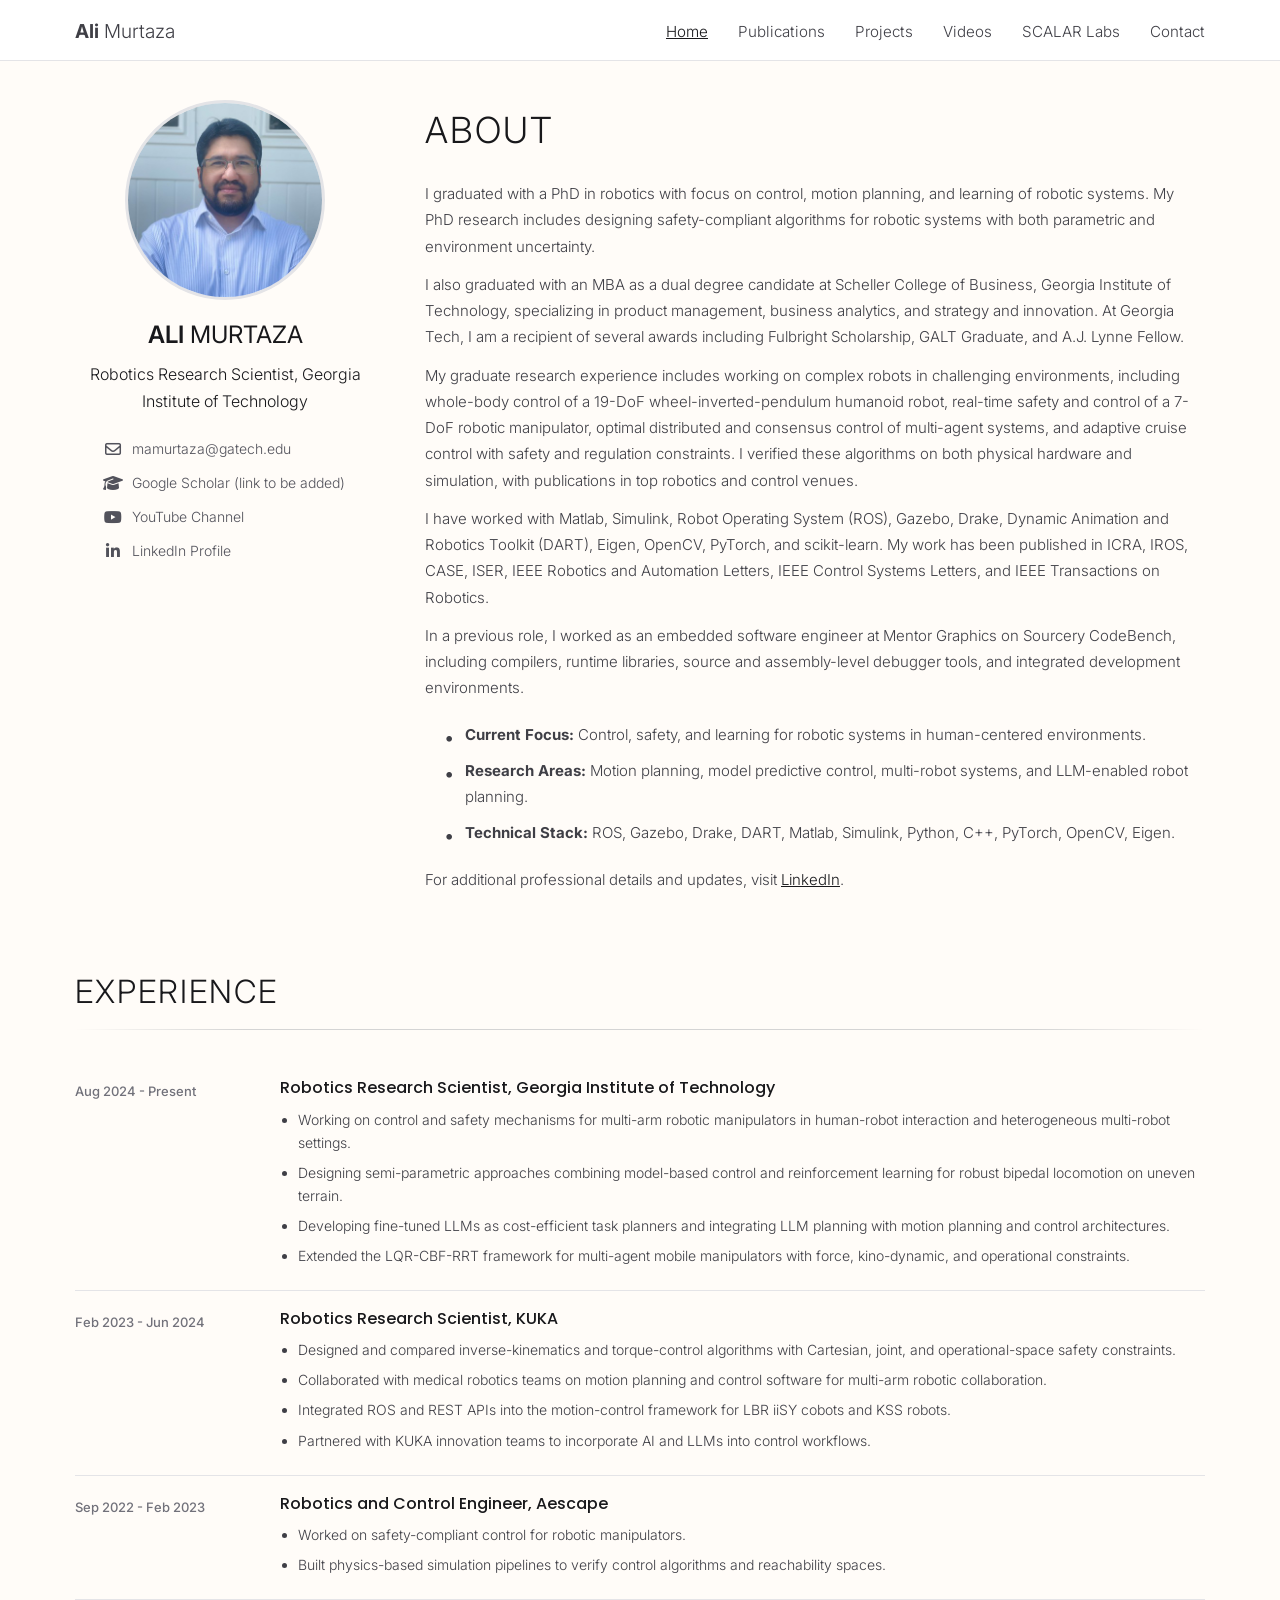
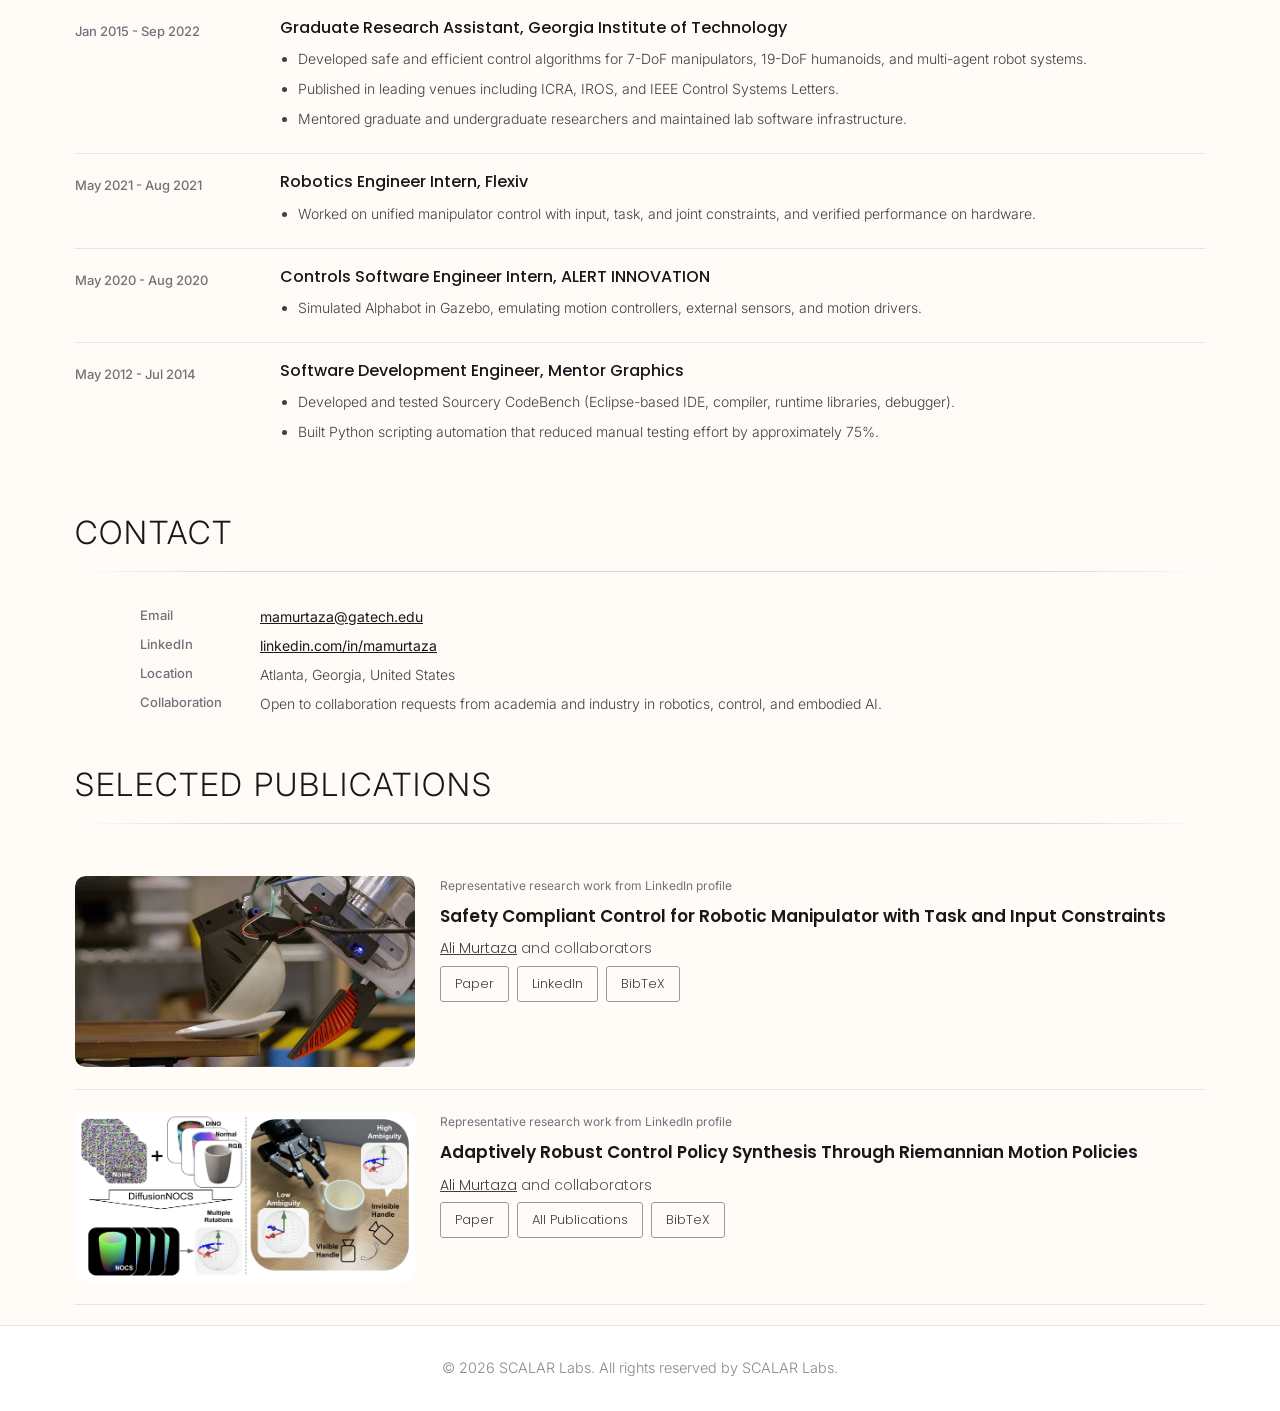
<file: index.html>
﻿<!DOCTYPE html>
<html lang="en">

<head>
    <meta charset="UTF-8">
    <meta name="viewport" content="width=device-width, initial-scale=1.0">
    <meta name="description" content="Dr. Ali Murtaza - Robotics Research Scientist working on control, motion planning, safety, and learning for robotic systems.">
    <title>Dr. Ali Murtaza</title>
    <link rel="preconnect" href="https://fonts.googleapis.com">
    <link rel="preconnect" href="https://fonts.gstatic.com" crossorigin>
    <link href="https://fonts.googleapis.com/css2?family=Inter:wght@300;400;500;600;700&family=Poppins:wght@400;500;600;700&display=swap" rel="stylesheet">
    <link rel="stylesheet" href="https://cdnjs.cloudflare.com/ajax/libs/font-awesome/6.5.0/css/all.min.css">
    <link rel="stylesheet" href="css/styles.css">
    <link rel="icon" href="images/zi_icon.png" type="image/png">
</head>

<body>
    <div class="vignette"></div>

    <nav class="navbar">
        <div class="nav-brand">
            <a href="./"><span>Ali</span> Murtaza</a>
        </div>
        <ul class="nav-links">
            <li><a href="./" class="active">Home</a></li>
            <li><a href="publications/">Publications</a></li>
            <li><a href="projects/">Projects</a></li>
            <li><a href="videos/">Videos</a></li>
            <li><a href="lab/">SCALAR Labs</a></li>
            <li><a href="./#contact">Contact</a></li>
        </ul>
    </nav>

    <section class="hero" id="about">
        <div class="container">
            <div class="hero-content">
                <div class="hero-left">
                    <div class="profile-image">
                        <img src="images/AliMurtaza.jpg" alt="Dr. Ali Murtaza">
                    </div>
                    <p class="hero-name"><span>ALI</span> MURTAZA</p>
                    <p class="hero-title">Robotics Research Scientist, Georgia Institute of Technology</p>
                    <div class="social-icon-links">
                        <div class="social-icons">
                            <a href="mailto:mamurtaza@gatech.edu" title="Email"><i class="fa-regular fa-envelope"></i></a>
                            <a href="#" title="Google Scholar"><i class="fa-solid fa-graduation-cap"></i></a>
                            <a href="https://www.youtube.com/channel/UC4pb9Va46AHKe_AYEpTyLGQ" title="YouTube" target="_blank" rel="noopener noreferrer"><i class="fa-brands fa-youtube"></i></a>
                            <a href="https://www.linkedin.com/in/mamurtaza/" title="LinkedIn" target="_blank" rel="noopener noreferrer"><i class="fa-brands fa-linkedin-in"></i></a>
                        </div>
                        <div class="social-labels">
                            <a href="mailto:mamurtaza@gatech.edu">mamurtaza@gatech.edu</a>
                            <a href="#" target="_blank">Google Scholar (link to be added)</a>
                            <a href="https://www.youtube.com/channel/UC4pb9Va46AHKe_AYEpTyLGQ" target="_blank" rel="noopener noreferrer">YouTube Channel</a>
                            <a href="https://www.linkedin.com/in/mamurtaza/" target="_blank" rel="noopener noreferrer">LinkedIn Profile</a>
                        </div>
                    </div>
                </div>
                <div class="hero-right">
                    <h2>About</h2>
                    <div class="about-content">
                        <p>I graduated with a PhD in robotics with focus on control, motion planning, and learning of robotic systems. My PhD research includes designing safety-compliant algorithms for robotic systems with both parametric and environment uncertainty.</p>
                        <p>I also graduated with an MBA as a dual degree candidate at Scheller College of Business, Georgia Institute of Technology, specializing in product management, business analytics, and strategy and innovation. At Georgia Tech, I am a recipient of several awards including Fulbright Scholarship, GALT Graduate, and A.J. Lynne Fellow.</p>
                        <p>My graduate research experience includes working on complex robots in challenging environments, including whole-body control of a 19-DoF wheel-inverted-pendulum humanoid robot, real-time safety and control of a 7-DoF robotic manipulator, optimal distributed and consensus control of multi-agent systems, and adaptive cruise control with safety and regulation constraints. I verified these algorithms on both physical hardware and simulation, with publications in top robotics and control venues.</p>
                        <p>I have worked with Matlab, Simulink, Robot Operating System (ROS), Gazebo, Drake, Dynamic Animation and Robotics Toolkit (DART), Eigen, OpenCV, PyTorch, and scikit-learn. My work has been published in ICRA, IROS, CASE, ISER, IEEE Robotics and Automation Letters, IEEE Control Systems Letters, and IEEE Transactions on Robotics.</p>
                        <p>In a previous role, I worked as an embedded software engineer at Mentor Graphics on Sourcery CodeBench, including compilers, runtime libraries, source and assembly-level debugger tools, and integrated development environments.</p>
                        <ul class="research-topics">
                            <li><strong>Current Focus:</strong> Control, safety, and learning for robotic systems in human-centered environments.</li>
                            <li><strong>Research Areas:</strong> Motion planning, model predictive control, multi-robot systems, and LLM-enabled robot planning.</li>
                            <li><strong>Technical Stack:</strong> ROS, Gazebo, Drake, DART, Matlab, Simulink, Python, C++, PyTorch, OpenCV, Eigen.</li>
                        </ul>
                        <p>For additional professional details and updates, visit <a href="https://www.linkedin.com/in/mamurtaza/" target="_blank" rel="noopener noreferrer">LinkedIn</a>.</p>
                    </div>
                </div>
            </div>
        </div>
    </section>

    <section class="experience-section" id="experience">
        <div class="container">
            <h2>Experience</h2>
            <div class="experience-list">
                <article class="experience-card">
                    <div class="experience-period">Aug 2024 - Present</div>
                    <div class="experience-content">
                        <h3>Robotics Research Scientist, Georgia Institute of Technology</h3>
                        <ul>
                            <li>Working on control and safety mechanisms for multi-arm robotic manipulators in human-robot interaction and heterogeneous multi-robot settings.</li>
                            <li>Designing semi-parametric approaches combining model-based control and reinforcement learning for robust bipedal locomotion on uneven terrain.</li>
                            <li>Developing fine-tuned LLMs as cost-efficient task planners and integrating LLM planning with motion planning and control architectures.</li>
                            <li>Extended the LQR-CBF-RRT framework for multi-agent mobile manipulators with force, kino-dynamic, and operational constraints.</li>
                        </ul>
                    </div>
                </article>

                <article class="experience-card">
                    <div class="experience-period">Feb 2023 - Jun 2024</div>
                    <div class="experience-content">
                        <h3>Robotics Research Scientist, KUKA</h3>
                        <ul>
                            <li>Designed and compared inverse-kinematics and torque-control algorithms with Cartesian, joint, and operational-space safety constraints.</li>
                            <li>Collaborated with medical robotics teams on motion planning and control software for multi-arm robotic collaboration.</li>
                            <li>Integrated ROS and REST APIs into the motion-control framework for LBR iiSY cobots and KSS robots.</li>
                            <li>Partnered with KUKA innovation teams to incorporate AI and LLMs into control workflows.</li>
                        </ul>
                    </div>
                </article>

                <article class="experience-card">
                    <div class="experience-period">Sep 2022 - Feb 2023</div>
                    <div class="experience-content">
                        <h3>Robotics and Control Engineer, Aescape</h3>
                        <ul>
                            <li>Worked on safety-compliant control for robotic manipulators.</li>
                            <li>Built physics-based simulation pipelines to verify control algorithms and reachability spaces.</li>
                        </ul>
                    </div>
                </article>

                <article class="experience-card">
                    <div class="experience-period">Jan 2015 - Sep 2022</div>
                    <div class="experience-content">
                        <h3>Graduate Research Assistant, Georgia Institute of Technology</h3>
                        <ul>
                            <li>Developed safe and efficient control algorithms for 7-DoF manipulators, 19-DoF humanoids, and multi-agent robot systems.</li>
                            <li>Published in leading venues including ICRA, IROS, and IEEE Control Systems Letters.</li>
                            <li>Mentored graduate and undergraduate researchers and maintained lab software infrastructure.</li>
                        </ul>
                    </div>
                </article>

                <article class="experience-card">
                    <div class="experience-period">May 2021 - Aug 2021</div>
                    <div class="experience-content">
                        <h3>Robotics Engineer Intern, Flexiv</h3>
                        <ul>
                            <li>Worked on unified manipulator control with input, task, and joint constraints, and verified performance on hardware.</li>
                        </ul>
                    </div>
                </article>

                <article class="experience-card">
                    <div class="experience-period">May 2020 - Aug 2020</div>
                    <div class="experience-content">
                        <h3>Controls Software Engineer Intern, ALERT INNOVATION</h3>
                        <ul>
                            <li>Simulated Alphabot in Gazebo, emulating motion controllers, external sensors, and motion drivers.</li>
                        </ul>
                    </div>
                </article>

                <article class="experience-card">
                    <div class="experience-period">May 2012 - Jul 2014</div>
                    <div class="experience-content">
                        <h3>Software Development Engineer, Mentor Graphics</h3>
                        <ul>
                            <li>Developed and tested Sourcery CodeBench (Eclipse-based IDE, compiler, runtime libraries, debugger).</li>
                            <li>Built Python scripting automation that reduced manual testing effort by approximately 75%.</li>
                        </ul>
                    </div>
                </article>
            </div>
        </div>
    </section>

    <section class="news-section" id="contact">
        <div class="container">
            <h2>Contact</h2>
            <div class="news-list">
                <div class="news-item"><span class="news-date">Email</span><span class="news-text"><a href="mailto:mamurtaza@gatech.edu">mamurtaza@gatech.edu</a></span></div>
                <div class="news-item"><span class="news-date">LinkedIn</span><span class="news-text"><a href="https://www.linkedin.com/in/mamurtaza/" target="_blank" rel="noopener noreferrer">linkedin.com/in/mamurtaza</a></span></div>
                <div class="news-item"><span class="news-date">Location</span><span class="news-text">Atlanta, Georgia, United States</span></div>
                <div class="news-item"><span class="news-date">Collaboration</span><span class="news-text">Open to collaboration requests from academia and industry in robotics, control, and embodied AI.</span></div>
            </div>
        </div>
    </section>

    <section class="publications-section">
        <div class="container">
            <h2>Selected Publications</h2>
            <div class="publications-list">
                <div class="publication-card">
                    <div class="publication-image">
                        <video data-lazy loop muted playsinline preload="none" poster="videos/posters/lbm_teaser_poster.jpg">
                            <source data-src="videos/lbm_teaser.mp4" type="video/mp4">
                        </video>
                    </div>
                    <div class="publication-content">
                        <div class="venue-header">
                            <p class="venue">Representative research work from LinkedIn profile</p>
                        </div>
                        <h3>Safety Compliant Control for Robotic Manipulator with Task and Input Constraints</h3>
                        <p class="authors"><span class="highlight">Ali Murtaza</span> and collaborators</p>
                        <div class="publication-links">
                            <a href="#" class="btn">Paper</a>
                            <a href="https://www.linkedin.com/in/mamurtaza/" target="_blank" rel="noopener noreferrer" class="btn">LinkedIn</a>
                            <span class="btn btn-bibtex" onclick="toggleBibtex(this)">BibTeX</span>
                        </div>
                        <div class="bibtex-container">
                            <div class="bibtex-box">
                                <button class="bibtex-copy-btn" onclick="copyBibtex(this)">Copy</button>
                                <pre>@misc{murtaza_safety_compliant_control,
  title={Safety Compliant Control for Robotic Manipulator with Task and Input Constraints},
  author={Murtaza, Ali and Collaborators},
  note={Representative work listed on LinkedIn profile: https://www.linkedin.com/in/mamurtaza/}
}</pre>
                            </div>
                        </div>
                    </div>
                </div>

                <div class="publication-card">
                    <div class="publication-image">
                        <img src="images/publications/diffusionnocs_teaser.png" alt="Publication thumbnail">
                    </div>
                    <div class="publication-content">
                        <div class="venue-header">
                            <p class="venue">Representative research work from LinkedIn profile</p>
                        </div>
                        <h3>Adaptively Robust Control Policy Synthesis Through Riemannian Motion Policies</h3>
                        <p class="authors"><span class="highlight">Ali Murtaza</span> and collaborators</p>
                        <div class="publication-links">
                            <a href="#" class="btn">Paper</a>
                            <a href="publications/" class="btn">All Publications</a>
                            <span class="btn btn-bibtex" onclick="toggleBibtex(this)">BibTeX</span>
                        </div>
                        <div class="bibtex-container">
                            <div class="bibtex-box">
                                <button class="bibtex-copy-btn" onclick="copyBibtex(this)">Copy</button>
                                <pre>@misc{murtaza_rmp_robust_control,
  title={Adaptively Robust Control Policy Synthesis Through Riemannian Motion Policies},
  author={Murtaza, Ali and Collaborators},
  note={Representative work listed on LinkedIn profile: https://www.linkedin.com/in/mamurtaza/}
}</pre>
                            </div>
                        </div>
                    </div>
                </div>
            </div>
        </div>
    </section>

    <footer>
        <div class="container">
            <p>&copy; 2026 SCALAR Labs. All rights reserved by SCALAR Labs.</p>
        </div>
    </footer>

    <script>
        function toggleBibtex(button) {
            const container = button.closest('.publication-content').querySelector('.bibtex-container');
            button.classList.toggle('active');
            container.classList.toggle('open');
        }

        function copyBibtex(button) {
            const pre = button.parentElement.querySelector('pre');
            const text = pre.textContent;

            navigator.clipboard.writeText(text).then(() => {
                button.textContent = 'Copied!';
                button.classList.add('copied');
                setTimeout(() => {
                    button.textContent = 'Copy';
                    button.classList.remove('copied');
                }, 2000);
            }).catch(err => {
                console.error('Failed to copy:', err);
            });
        }

        document.addEventListener('DOMContentLoaded', function () {
            const videoObserver = new IntersectionObserver((entries) => {
                entries.forEach(entry => {
                    const video = entry.target;

                    if (entry.isIntersecting) {
                        const source = video.querySelector('source[data-src]');
                        if (source && source.dataset.src) {
                            source.src = source.dataset.src;
                            source.removeAttribute('data-src');
                            video.load();
                        }

                        video.play().catch(() => {
                            return;
                        });
                    } else {
                        video.pause();
                    }
                });
            }, {
                rootMargin: '200px 0px',
                threshold: 0.1
            });

            document.querySelectorAll('video[data-lazy]').forEach(video => {
                videoObserver.observe(video);
            });
        });
    </script>
</body>

</html>
</file>
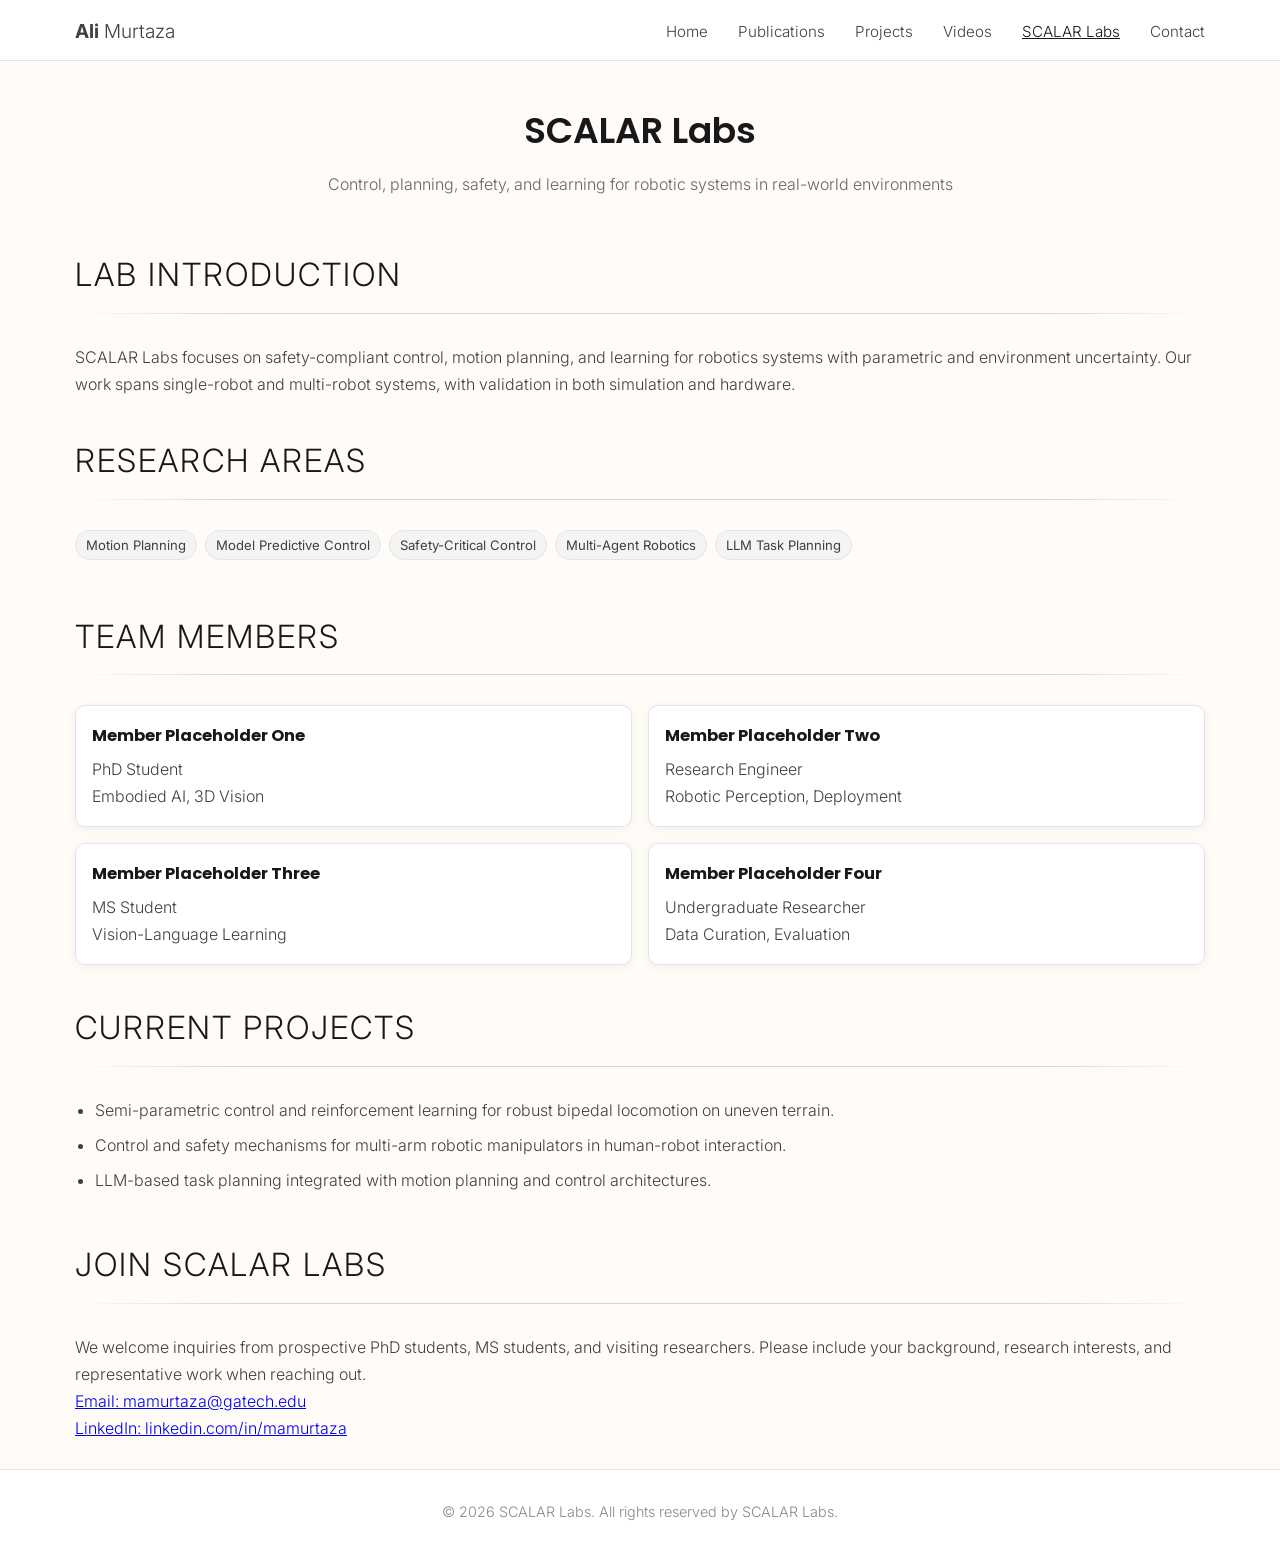
<file: lab/index.html>
<!DOCTYPE html>
<html lang="en">

<head>
    <meta charset="UTF-8">
    <meta name="viewport" content="width=device-width, initial-scale=1.0">
    <meta name="description" content="SCALAR Labs page for Dr. Ali Murtaza.">
    <title>SCALAR Labs - Dr. Ali Murtaza</title>
    <link rel="preconnect" href="https://fonts.googleapis.com">
    <link rel="preconnect" href="https://fonts.gstatic.com" crossorigin>
    <link href="https://fonts.googleapis.com/css2?family=Inter:wght@300;400;500;600;700&family=Poppins:wght@400;500;600;700&display=swap" rel="stylesheet">
    <link rel="stylesheet" href="https://cdnjs.cloudflare.com/ajax/libs/font-awesome/6.5.0/css/all.min.css">
    <link rel="stylesheet" href="../css/styles.css">
</head>

<body>
    <div class="vignette"></div>

    <nav class="navbar">
        <div class="nav-brand">
            <a href="../"><span>Ali</span> Murtaza</a>
        </div>
        <ul class="nav-links">
            <li><a href="../">Home</a></li>
            <li><a href="../publications/">Publications</a></li>
            <li><a href="../projects/">Projects</a></li>
            <li><a href="../videos/">Videos</a></li>
            <li><a href="./" class="active">SCALAR Labs</a></li>
            <li><a href="../#contact">Contact</a></li>
        </ul>
    </nav>

    <section class="publications-page-header">
        <div class="container">
            <h1>SCALAR Labs</h1>
            <p>Control, planning, safety, and learning for robotic systems in real-world environments</p>
        </div>
    </section>

    <section class="lab-section">
        <div class="container">
            <h2>Lab Introduction</h2>
            <p>SCALAR Labs focuses on safety-compliant control, motion planning, and learning for robotics systems with parametric and environment uncertainty. Our work spans single-robot and multi-robot systems, with validation in both simulation and hardware.</p>
        </div>
    </section>

    <section class="lab-section">
        <div class="container">
            <h2>Research Areas</h2>
            <div class="tech-chip-row">
                <span class="tech-chip">Motion Planning</span>
                <span class="tech-chip">Model Predictive Control</span>
                <span class="tech-chip">Safety-Critical Control</span>
                <span class="tech-chip">Multi-Agent Robotics</span>
                <span class="tech-chip">LLM Task Planning</span>
            </div>
        </div>
    </section>

    <section class="lab-section">
        <div class="container">
            <h2>Team Members</h2>
            <div class="team-grid" id="team-grid"></div>
        </div>
    </section>

    <section class="lab-section">
        <div class="container">
            <h2>Current Projects</h2>
            <ul class="simple-list">
                <li>Semi-parametric control and reinforcement learning for robust bipedal locomotion on uneven terrain.</li>
                <li>Control and safety mechanisms for multi-arm robotic manipulators in human-robot interaction.</li>
                <li>LLM-based task planning integrated with motion planning and control architectures.</li>
            </ul>
        </div>
    </section>

    <section class="lab-section">
        <div class="container">
            <h2>Join SCALAR Labs</h2>
            <p>We welcome inquiries from prospective PhD students, MS students, and visiting researchers. Please include your background, research interests, and representative work when reaching out.</p>
            <p><a href="mailto:mamurtaza@gatech.edu">Email: mamurtaza@gatech.edu</a></p>
            <p><a href="https://www.linkedin.com/in/mamurtaza/" target="_blank" rel="noopener noreferrer">LinkedIn: linkedin.com/in/mamurtaza</a></p>
        </div>
    </section>

    <footer>
        <div class="container">
            <p>&copy; 2026 SCALAR Labs. All rights reserved by SCALAR Labs.</p>
        </div>
    </footer>

    <script src="../data/lab-members.js"></script>
    <script>
        const teamRoot = document.getElementById('team-grid');

        window.labMembersData.forEach((member) => {
            teamRoot.insertAdjacentHTML('beforeend', `
                <article class="team-card">
                    <h3>${member.name}</h3>
                    <p class="venue">${member.role}</p>
                    <p>${member.interests}</p>
                </article>
            `);
        });
    </script>
</body>

</html>
</file>
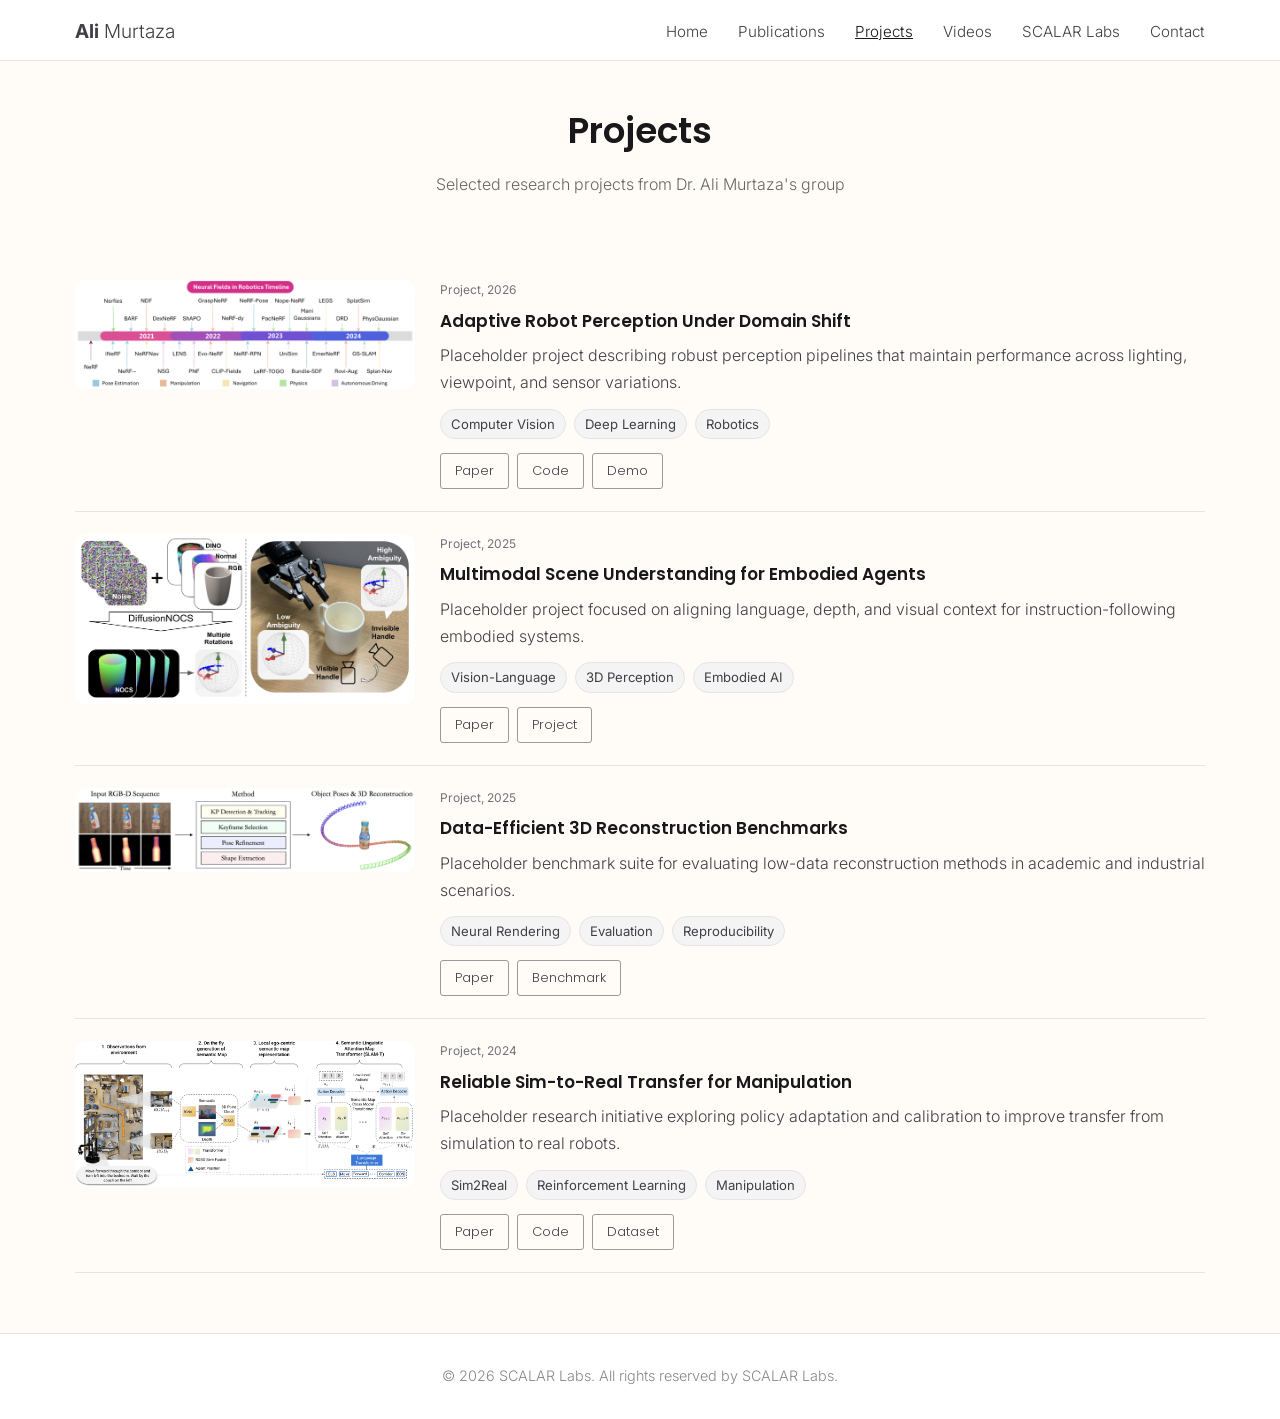
<file: projects/index.html>
<!DOCTYPE html>
<html lang="en">

<head>
    <meta charset="UTF-8">
    <meta name="viewport" content="width=device-width, initial-scale=1.0">
    <meta name="description" content="Projects by Dr. Ali Murtaza.">
    <title>Projects - Dr. Ali Murtaza</title>
    <link rel="preconnect" href="https://fonts.googleapis.com">
    <link rel="preconnect" href="https://fonts.gstatic.com" crossorigin>
    <link href="https://fonts.googleapis.com/css2?family=Inter:wght@300;400;500;600;700&family=Poppins:wght@400;500;600;700&display=swap" rel="stylesheet">
    <link rel="stylesheet" href="https://cdnjs.cloudflare.com/ajax/libs/font-awesome/6.5.0/css/all.min.css">
    <link rel="stylesheet" href="../css/styles.css">
</head>

<body>
    <div class="vignette"></div>

    <nav class="navbar">
        <div class="nav-brand">
            <a href="../"><span>Ali</span> Murtaza</a>
        </div>
        <ul class="nav-links">
            <li><a href="../">Home</a></li>
            <li><a href="../publications/">Publications</a></li>
            <li><a href="./" class="active">Projects</a></li>
            <li><a href="../videos/">Videos</a></li>
            <li><a href="../lab/">SCALAR Labs</a></li>
            <li><a href="../#contact">Contact</a></li>
        </ul>
    </nav>

    <section class="publications-page-header">
        <div class="container">
            <h1>Projects</h1>
            <p>Selected research projects from Dr. Ali Murtaza's group</p>
        </div>
    </section>

    <section class="publications-page-content">
        <div class="container">
            <div class="publications-list" id="projects-list"></div>
        </div>
    </section>

    <footer>
        <div class="container">
            <p>&copy; 2026 SCALAR Labs. All rights reserved by SCALAR Labs.</p>
        </div>
    </footer>

    <script src="../data/projects.js"></script>
    <script>
        const projectsRoot = document.getElementById('projects-list');

        window.projectsData.forEach((project) => {
            const links = Object.entries(project.links || {}).map(([label, url]) => {
                const text = label.charAt(0).toUpperCase() + label.slice(1);
                return `<a href="${url}" class="btn" target="_blank" rel="noopener noreferrer">${text}</a>`;
            }).join('');

            const technologies = (project.technologies || []).map((item) => `<span class="tech-chip">${item}</span>`).join('');

            projectsRoot.insertAdjacentHTML('beforeend', `
                <div class="publication-card">
                    <div class="publication-image">
                        <img src="../${project.thumbnail}" alt="${project.title} thumbnail">
                    </div>
                    <div class="publication-content">
                        <div class="venue-header">
                            <p class="venue">Project, ${project.year}</p>
                        </div>
                        <h3>${project.title}</h3>
                        <p>${project.description}</p>
                        <div class="tech-chip-row">${technologies}</div>
                        <div class="publication-links">${links}</div>
                    </div>
                </div>
            `);
        });
    </script>
</body>

</html>
</file>
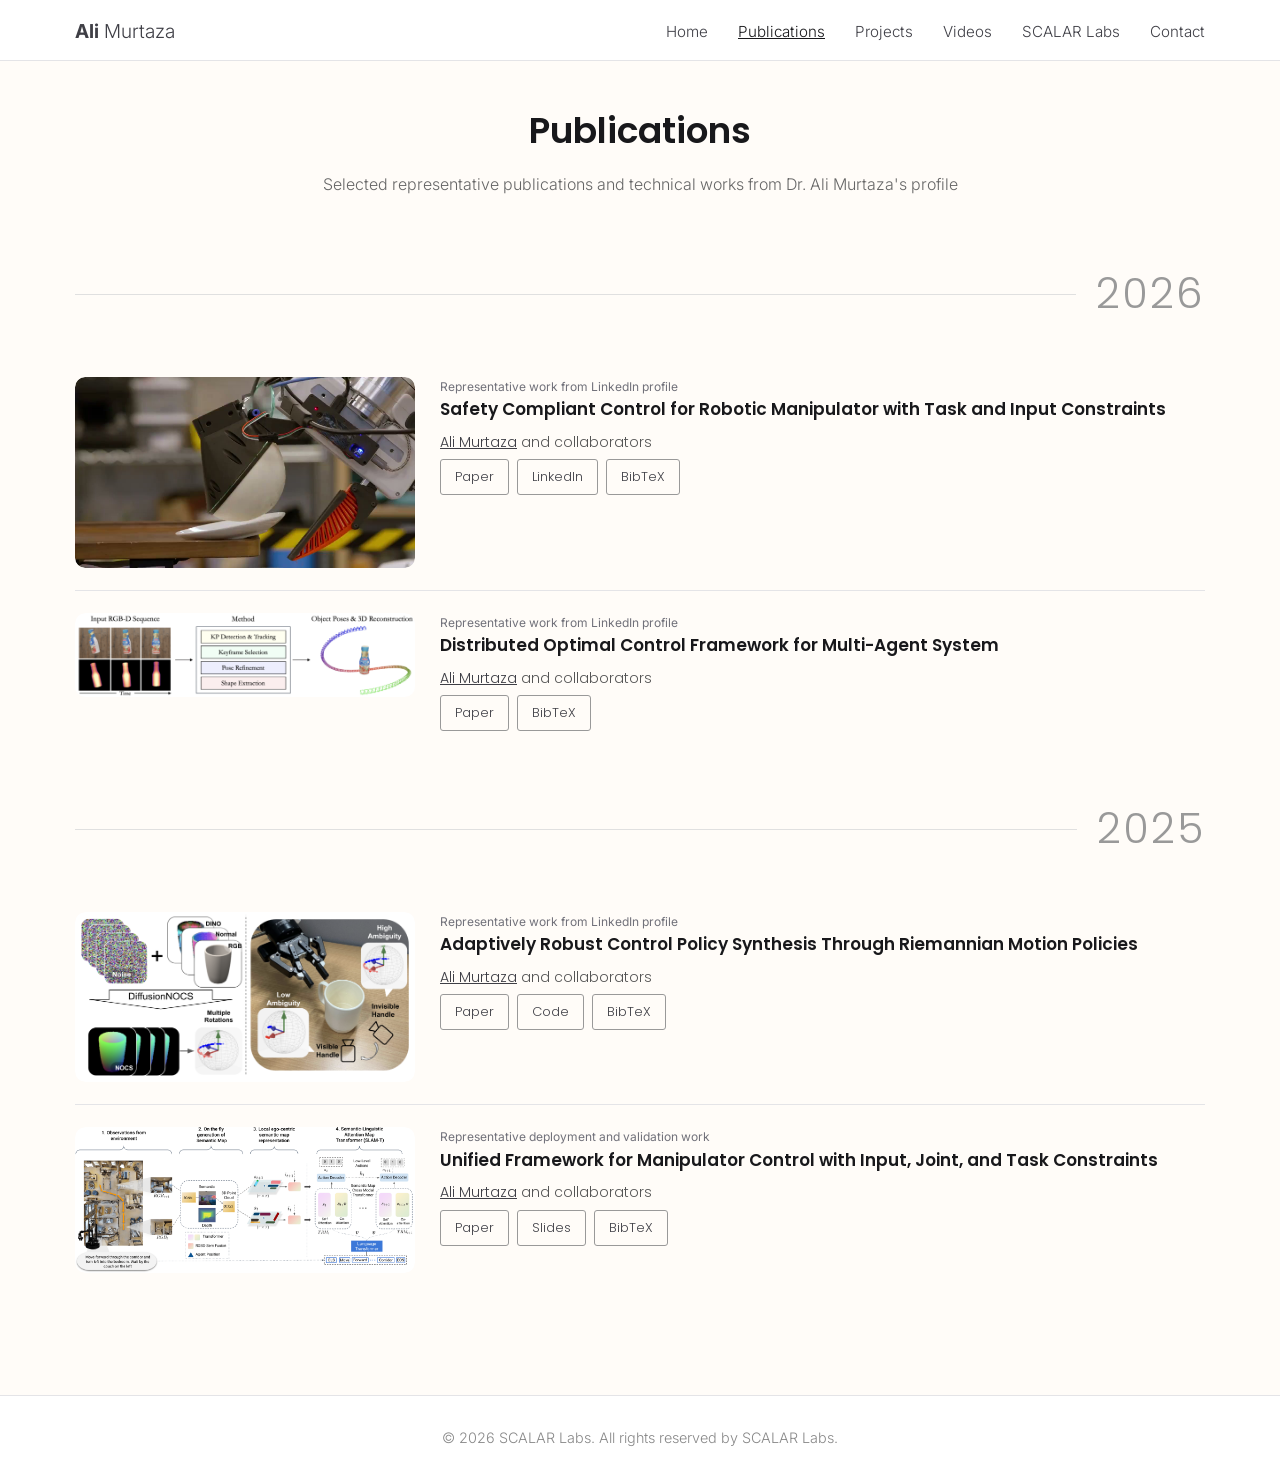
<file: publications/index.html>
﻿<!DOCTYPE html>
<html lang="en">

<head>
    <meta charset="UTF-8">
    <meta name="viewport" content="width=device-width, initial-scale=1.0">
    <meta name="description" content="Publications by Dr. Ali Murtaza.">
    <title>Publications - Dr. Ali Murtaza</title>
    <link rel="preconnect" href="https://fonts.googleapis.com">
    <link rel="preconnect" href="https://fonts.gstatic.com" crossorigin>
    <link href="https://fonts.googleapis.com/css2?family=Inter:wght@300;400;500;600;700&family=Poppins:wght@400;500;600;700&display=swap" rel="stylesheet">
    <link rel="stylesheet" href="https://cdnjs.cloudflare.com/ajax/libs/font-awesome/6.5.0/css/all.min.css">
    <link rel="stylesheet" href="../css/styles.css">
    <style>
        .year-section { margin-bottom: 40px; }
        .year-header { display: flex; align-items: center; gap: 20px; margin-bottom: 25px; }
        .year-header .year-line { flex: 1; height: 1px; background: #e0e0e0; }
        .year-header .year-number { font-family: var(--font-family-headings); font-size: 42px; font-weight: 300; color: #999999; letter-spacing: 2px; }
        .year-section .publication-card:last-child { border-bottom: none; }
    </style>
</head>

<body>
    <div class="vignette"></div>

    <nav class="navbar">
        <div class="nav-brand">
            <a href="../"><span>Ali</span> Murtaza</a>
        </div>
        <ul class="nav-links">
            <li><a href="../">Home</a></li>
            <li><a href="./" class="active">Publications</a></li>
            <li><a href="../projects/">Projects</a></li>
            <li><a href="../videos/">Videos</a></li>
            <li><a href="../lab/">SCALAR Labs</a></li>
            <li><a href="../#contact">Contact</a></li>
        </ul>
    </nav>

    <section class="publications-page-header">
        <div class="container">
            <h1>Publications</h1>
            <p>Selected representative publications and technical works from Dr. Ali Murtaza's profile</p>
        </div>
    </section>

    <section class="publications-page-content">
        <div class="container">
            <div class="publications-list">

                <div class="year-section">
                    <div class="year-header">
                        <div class="year-line"></div>
                        <span class="year-number">2026</span>
                    </div>

                    <div class="publication-card">
                        <div class="publication-image">
                            <video data-lazy loop muted playsinline preload="none" poster="../videos/posters/lbm_teaser_poster.jpg">
                                <source data-src="../videos/lbm_teaser.mp4" type="video/mp4">
                            </video>
                        </div>
                        <div class="publication-content">
                            <p class="venue">Representative work from LinkedIn profile</p>
                            <h3>Safety Compliant Control for Robotic Manipulator with Task and Input Constraints</h3>
                            <p class="authors"><span class="highlight">Ali Murtaza</span> and collaborators</p>
                            <div class="publication-links">
                                <a href="#" class="btn">Paper</a>
                                <a href="https://www.linkedin.com/in/mamurtaza/" target="_blank" rel="noopener noreferrer" class="btn">LinkedIn</a>
                                <span class="btn btn-bibtex" onclick="toggleBibtex(this)">BibTeX</span>
                            </div>
                            <div class="bibtex-container">
                                <div class="bibtex-box">
                                    <button class="bibtex-copy-btn" onclick="copyBibtex(this)">Copy</button>
                                    <pre>@misc{murtaza_safety_compliant_control,
  title={Safety Compliant Control for Robotic Manipulator with Task and Input Constraints},
  author={Murtaza, Ali and Collaborators},
  note={Representative work listed on LinkedIn profile: https://www.linkedin.com/in/mamurtaza/}
}</pre>
                                </div>
                            </div>
                        </div>
                    </div>

                    <div class="publication-card">
                        <div class="publication-image">
                            <img src="../images/publications/gtr_teaser-1536x381.png" alt="Publication image">
                        </div>
                        <div class="publication-content">
                            <p class="venue">Representative work from LinkedIn profile</p>
                            <h3>Distributed Optimal Control Framework for Multi-Agent System</h3>
                            <p class="authors"><span class="highlight">Ali Murtaza</span> and collaborators</p>
                            <div class="publication-links">
                                <a href="#" class="btn">Paper</a>
                                <span class="btn btn-bibtex" onclick="toggleBibtex(this)">BibTeX</span>
                            </div>
                            <div class="bibtex-container">
                                <div class="bibtex-box">
                                    <button class="bibtex-copy-btn" onclick="copyBibtex(this)">Copy</button>
                                    <pre>@misc{murtaza_distributed_optimal_control,
  title={Distributed Optimal Control Framework for Multi-Agent System},
  author={Murtaza, Ali and Collaborators},
  note={Representative work listed on LinkedIn profile: https://www.linkedin.com/in/mamurtaza/}
}</pre>
                                </div>
                            </div>
                        </div>
                    </div>
                </div>

                <div class="year-section">
                    <div class="year-header">
                        <div class="year-line"></div>
                        <span class="year-number">2025</span>
                    </div>

                    <div class="publication-card">
                        <div class="publication-image">
                            <img src="../images/publications/diffusionnocs_teaser.png" alt="Publication image">
                        </div>
                        <div class="publication-content">
                            <p class="venue">Representative work from LinkedIn profile</p>
                            <h3>Adaptively Robust Control Policy Synthesis Through Riemannian Motion Policies</h3>
                            <p class="authors"><span class="highlight">Ali Murtaza</span> and collaborators</p>
                            <div class="publication-links">
                                <a href="#" class="btn">Paper</a>
                                <a href="#" class="btn">Code</a>
                                <span class="btn btn-bibtex" onclick="toggleBibtex(this)">BibTeX</span>
                            </div>
                            <div class="bibtex-container">
                                <div class="bibtex-box">
                                    <button class="bibtex-copy-btn" onclick="copyBibtex(this)">Copy</button>
                                    <pre>@misc{murtaza_rmp_robust_control,
  title={Adaptively Robust Control Policy Synthesis Through Riemannian Motion Policies},
  author={Murtaza, Ali and Collaborators},
  note={Representative work listed on LinkedIn profile: https://www.linkedin.com/in/mamurtaza/}
}</pre>
                                </div>
                            </div>
                        </div>
                    </div>

                    <div class="publication-card">
                        <div class="publication-image">
                            <img src="../images/publications/sasra.png" alt="Publication image">
                        </div>
                        <div class="publication-content">
                            <p class="venue">Representative deployment and validation work</p>
                            <h3>Unified Framework for Manipulator Control with Input, Joint, and Task Constraints</h3>
                            <p class="authors"><span class="highlight">Ali Murtaza</span> and collaborators</p>
                            <div class="publication-links">
                                <a href="#" class="btn">Paper</a>
                                <a href="#" class="btn">Slides</a>
                                <span class="btn btn-bibtex" onclick="toggleBibtex(this)">BibTeX</span>
                            </div>
                            <div class="bibtex-container">
                                <div class="bibtex-box">
                                    <button class="bibtex-copy-btn" onclick="copyBibtex(this)">Copy</button>
                                    <pre>@misc{murtaza_unified_framework_constraints,
  title={Unified Framework for Manipulator Control with Input, Joint, and Task Constraints},
  author={Murtaza, Ali and Collaborators},
  note={Representative work validated on Flexiv Rizon and listed on LinkedIn profile: https://www.linkedin.com/in/mamurtaza/}
}</pre>
                                </div>
                            </div>
                        </div>
                    </div>
                </div>

            </div>
        </div>
    </section>

    <footer>
        <div class="container">
            <p>&copy; 2026 SCALAR Labs. All rights reserved by SCALAR Labs.</p>
        </div>
    </footer>

    <script>
        function toggleBibtex(button) {
            const container = button.closest('.publication-content').querySelector('.bibtex-container');
            button.classList.toggle('active');
            container.classList.toggle('open');
        }

        function copyBibtex(button) {
            const pre = button.parentElement.querySelector('pre');
            const text = pre.textContent;

            navigator.clipboard.writeText(text).then(() => {
                button.textContent = 'Copied!';
                button.classList.add('copied');
                setTimeout(() => {
                    button.textContent = 'Copy';
                    button.classList.remove('copied');
                }, 2000);
            }).catch(err => {
                console.error('Failed to copy:', err);
            });
        }

        document.addEventListener('DOMContentLoaded', function () {
            const videoObserver = new IntersectionObserver((entries) => {
                entries.forEach(entry => {
                    const video = entry.target;

                    if (entry.isIntersecting) {
                        const source = video.querySelector('source[data-src]');
                        if (source && source.dataset.src) {
                            source.src = source.dataset.src;
                            source.removeAttribute('data-src');
                            video.load();
                        }

                        video.play().catch(() => {
                            return;
                        });
                    } else {
                        video.pause();
                    }
                });
            }, {
                rootMargin: '200px 0px',
                threshold: 0.1
            });

            document.querySelectorAll('video[data-lazy]').forEach(video => {
                videoObserver.observe(video);
            });
        });
    </script>
</body>

</html>
</file>
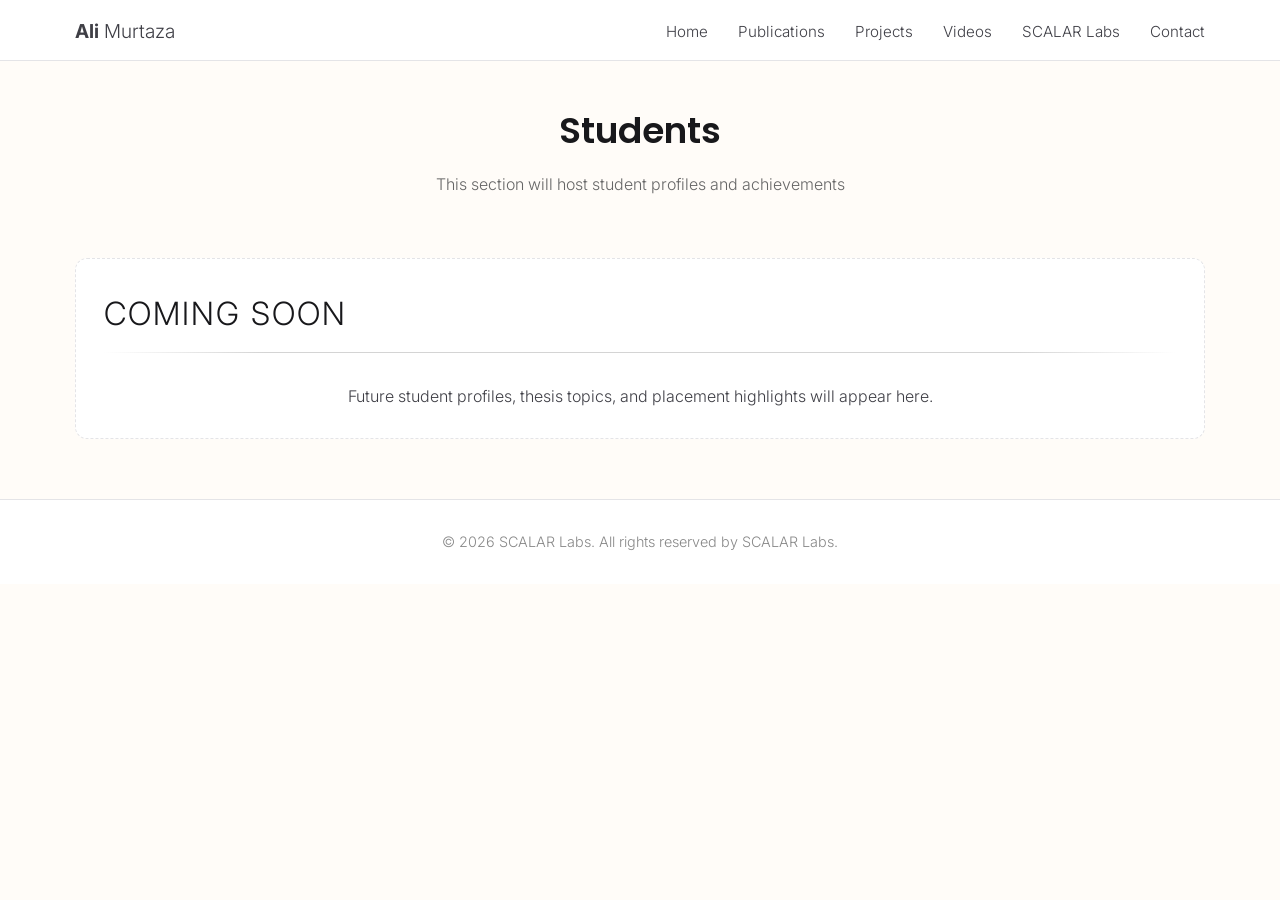
<file: students/index.html>
<!DOCTYPE html>
<html lang="en">

<head>
    <meta charset="UTF-8">
    <meta name="viewport" content="width=device-width, initial-scale=1.0">
    <meta name="description" content="Students page for Dr. Ali Murtaza.">
    <title>Students - Dr. Ali Murtaza</title>
    <link rel="preconnect" href="https://fonts.googleapis.com">
    <link rel="preconnect" href="https://fonts.gstatic.com" crossorigin>
    <link href="https://fonts.googleapis.com/css2?family=Inter:wght@300;400;500;600;700&family=Poppins:wght@400;500;600;700&display=swap" rel="stylesheet">
    <link rel="stylesheet" href="https://cdnjs.cloudflare.com/ajax/libs/font-awesome/6.5.0/css/all.min.css">
    <link rel="stylesheet" href="../css/styles.css">
</head>

<body>
    <div class="vignette"></div>

    <nav class="navbar">
        <div class="nav-brand">
            <a href="../"><span>Ali</span> Murtaza</a>
        </div>
        <ul class="nav-links">
            <li><a href="../">Home</a></li>
            <li><a href="../publications/">Publications</a></li>
            <li><a href="../projects/">Projects</a></li>
            <li><a href="../videos/">Videos</a></li>
            <li><a href="../lab/">SCALAR Labs</a></li>
            <li><a href="../#contact">Contact</a></li>
        </ul>
    </nav>

    <section class="publications-page-header">
        <div class="container">
            <h1>Students</h1>
            <p>This section will host student profiles and achievements</p>
        </div>
    </section>

    <section class="publications-page-content">
        <div class="container">
            <div class="coming-soon-box">
                <h2>Coming soon</h2>
                <p>Future student profiles, thesis topics, and placement highlights will appear here.</p>
            </div>
        </div>
    </section>

    <footer>
        <div class="container">
            <p>&copy; 2026 SCALAR Labs. All rights reserved by SCALAR Labs.</p>
        </div>
    </footer>
</body>

</html>
</file>
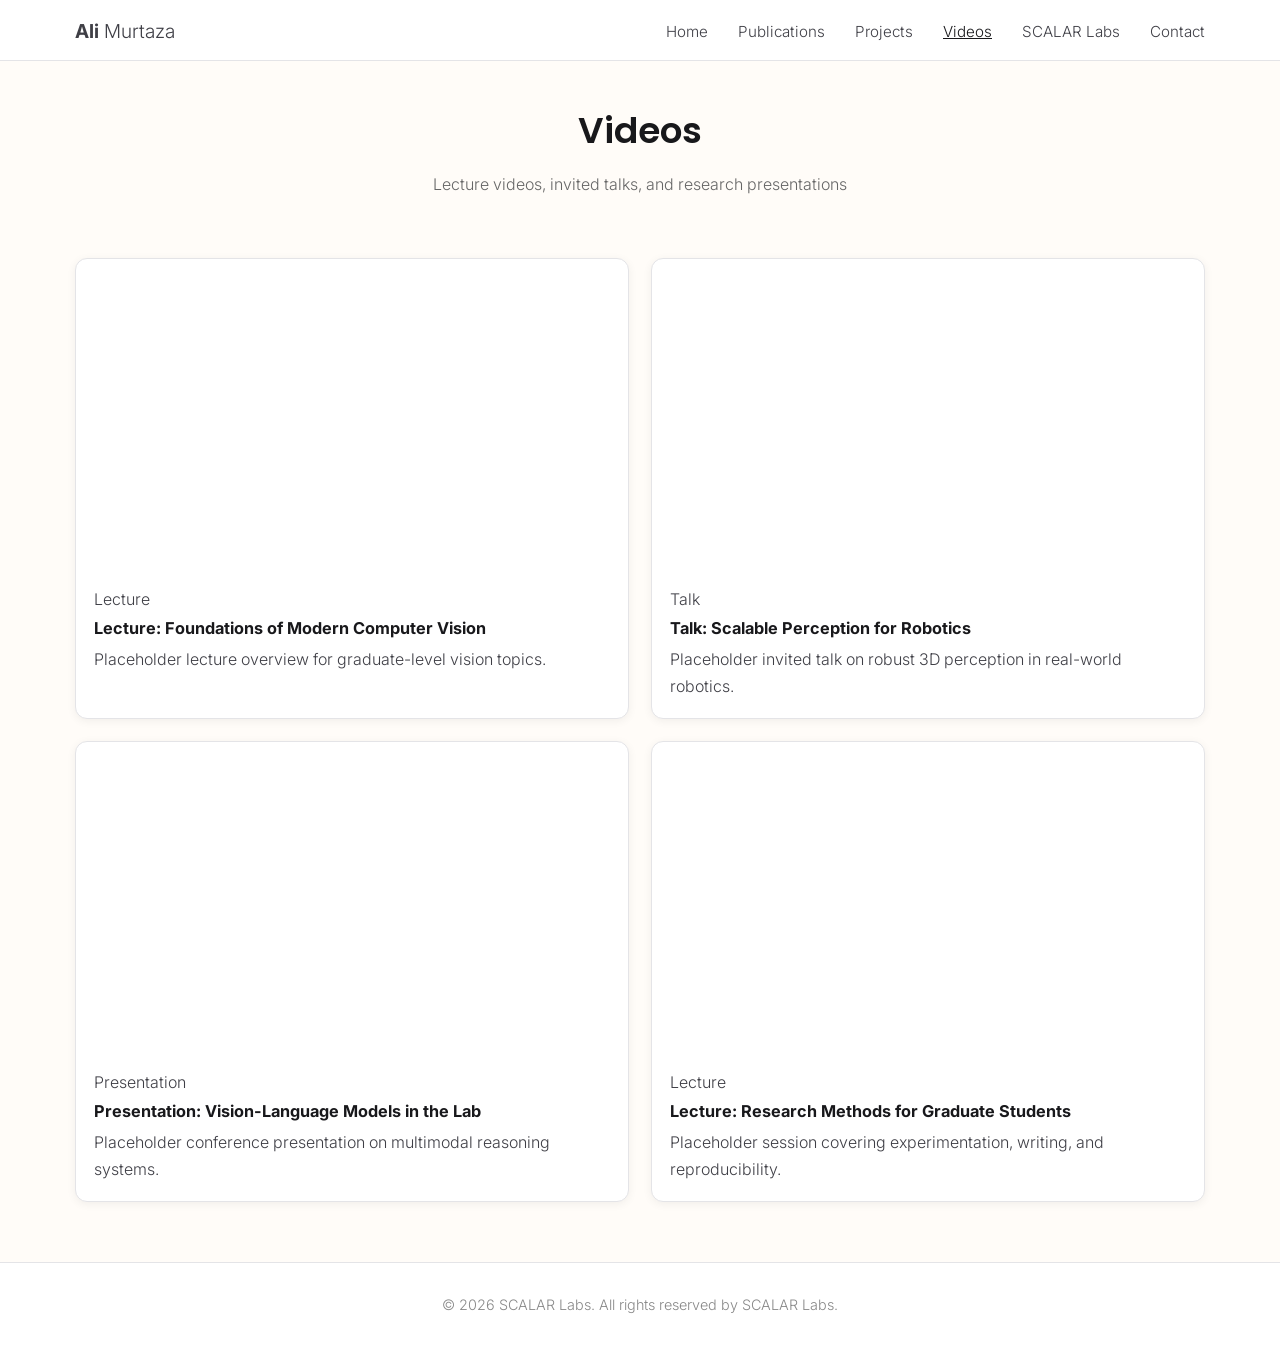
<file: videos/index.html>
<!DOCTYPE html>
<html lang="en">

<head>
    <meta charset="UTF-8">
    <meta name="viewport" content="width=device-width, initial-scale=1.0">
    <meta name="description" content="Videos by Dr. Ali Murtaza.">
    <title>Videos - Dr. Ali Murtaza</title>
    <link rel="preconnect" href="https://fonts.googleapis.com">
    <link rel="preconnect" href="https://fonts.gstatic.com" crossorigin>
    <link href="https://fonts.googleapis.com/css2?family=Inter:wght@300;400;500;600;700&family=Poppins:wght@400;500;600;700&display=swap" rel="stylesheet">
    <link rel="stylesheet" href="https://cdnjs.cloudflare.com/ajax/libs/font-awesome/6.5.0/css/all.min.css">
    <link rel="stylesheet" href="../css/styles.css">
</head>

<body>
    <div class="vignette"></div>

    <nav class="navbar">
        <div class="nav-brand">
            <a href="../"><span>Ali</span> Murtaza</a>
        </div>
        <ul class="nav-links">
            <li><a href="../">Home</a></li>
            <li><a href="../publications/">Publications</a></li>
            <li><a href="../projects/">Projects</a></li>
            <li><a href="./" class="active">Videos</a></li>
            <li><a href="../lab/">SCALAR Labs</a></li>
            <li><a href="../#contact">Contact</a></li>
        </ul>
    </nav>

    <section class="publications-page-header">
        <div class="container">
            <h1>Videos</h1>
            <p>Lecture videos, invited talks, and research presentations</p>
        </div>
    </section>

    <section class="publications-page-content">
        <div class="container">
            <div class="video-grid" id="videos-list"></div>
        </div>
    </section>

    <footer>
        <div class="container">
            <p>&copy; 2026 SCALAR Labs. All rights reserved by SCALAR Labs.</p>
        </div>
    </footer>

    <script src="../data/videos.js"></script>
    <script>
        const videosRoot = document.getElementById('videos-list');

        window.videosData.forEach((video) => {
            videosRoot.insertAdjacentHTML('beforeend', `
                <article class="video-card">
                    <div class="video-embed">
                        <iframe src="${video.embedUrl}" title="${video.title}" loading="lazy" allow="accelerometer; autoplay; clipboard-write; encrypted-media; gyroscope; picture-in-picture; web-share" allowfullscreen></iframe>
                    </div>
                    <div class="video-content">
                        <p class="venue">${video.category}</p>
                        <h3>${video.title}</h3>
                        <p>${video.description}</p>
                    </div>
                </article>
            `);
        });
    </script>
</body>

</html>
</file>
<file: css/styles.css>
/* Zubair Irshad Portfolio - Styles */

/* Import Professional Fonts - Inter for body, Poppins for headings */
@import url('https://fonts.googleapis.com/css2?family=Inter:wght@300;400;500;600;700&family=Poppins:wght@400;500;600;700&display=swap');

/* CSS Reset & Variables */
:root {
    --bg-color: #FFFCF8;
    --text-color: #3f3f46;
    --heading-color: #18181b;
    --accent-color: #18181b;
    --accent-hover: #52525b;
    --light-gray: #f4f4f5;
    --border-color: #e4e4e7;
    --shadow: 0 2px 10px rgba(0, 0, 0, 0.06);
    --max-width: 1170px;
    --font-family: 'Inter', -apple-system, BlinkMacSystemFont, 'Segoe UI', sans-serif;
    --font-family-headings: 'Poppins', -apple-system, BlinkMacSystemFont, sans-serif;
}

* {
    margin: 0;
    padding: 0;
    box-sizing: border-box;
}

html {
    scroll-behavior: smooth;
}

body {
    font-family: var(--font-family);
    font-size: 16px;
    font-weight: 300;
    line-height: 1.7;
    color: var(--text-color);
    background-color: var(--bg-color);
}

/* Blue Vignette Effect */
.vignette {
    position: fixed;
    top: 0;
    left: 0;
    right: 0;
    bottom: 0;
    pointer-events: none;
    z-index: 9999;
    box-shadow: inset 0 0 0px 0px rgba(168, 197, 250, 0.15);
}

/* Container */
.container {
    max-width: var(--max-width);
    margin: 0 auto;
    padding: 0 20px;
}

/* Navigation */
.navbar {
    position: fixed;
    top: 0;
    left: 0;
    right: 0;
    background: transparent;
    z-index: 1000;
    padding: 15px 20px;
    display: flex;
    justify-content: space-between;
    align-items: center;
    max-width: var(--max-width);
    margin: 0 auto;
}

/* Navbar wrapper to allow full-width background */
body::before {
    content: '';
    position: fixed;
    top: 0;
    left: 0;
    right: 0;
    height: 60px;
    background: rgba(255, 255, 255, 0.95);
    backdrop-filter: blur(10px);
    z-index: 999;
    border-bottom: 1px solid var(--border-color);
}

.nav-brand a {
    font-size: 1.2rem;
    color: var(--text-color);
    text-decoration: none;
}

.nav-brand a span {
    font-weight: 700;
}

.nav-brand a span+span,
.nav-brand a:not(:has(span)) {
    font-weight: 300;
}

.nav-links {
    display: flex;
    list-style: none;
    gap: 30px;
}

.nav-links a {
    color: var(--text-color);
    text-decoration: none;
    font-weight: 300;
    font-size: 0.95rem;
    transition: color 0.3s ease;
}

.nav-links a:hover,
.nav-links a.active {
    color: var(--accent-color);
    text-decoration: underline;
}

/* Hero Section */
.hero {
    padding-top: 100px;
    padding-bottom: 40px;
}

.hero-content {
    display: flex;
    gap: 50px;
    align-items: flex-start;
    justify-content: flex-start;
}

.hero-left {
    flex: 0 0 auto;
    display: flex;
    flex-direction: column;
    align-items: center;
    gap: 15px;
    max-width: 300px;
}

.profile-image {
    width: 200px;
    height: 200px;
    border-radius: 50%;
    overflow: hidden;
    border: 3px solid var(--border-color);
}

.profile-image img {
    width: 100%;
    height: 100%;
    object-fit: cover;
}

.hero-name {
    text-align: center;
    font-size: 1.5rem;
    font-weight: 400;
    color: var(--heading-color);
    margin-top: 0px;
}

.hero-name span {
    font-weight: 600;
}

.hero-title {
    text-align: center;
    font-size: 1.0rem;
    font-weight: 300;
    color: var(--heading-color);
    margin-top: -10px;
}

.social-icon-links {
    display: flex;
    align-items: flex-start;
    gap: 12px;
    margin-top: 5px;
}

.social-icons {
    display: flex;
    flex-direction: column;
    gap: 6px;
}

.social-icons a {
    display: flex;
    align-items: center;
    justify-content: center;
    width: 14px;
    height: 28px;
    background: transparent;
    color: #52525b;
    text-decoration: none;
    transition: color 0.3s ease;
}

.social-icons a svg {
    width: 14px;
    height: 14px;
    stroke: currentColor;
}

.social-icons a:hover {
    color: var(--heading-color);
}

.social-labels {
    display: flex;
    flex-direction: column;
    gap: 6px;
    font-size: 14px;
    font-weight: 300;
}

.social-labels a {
    color: #52525b;
    text-decoration: none;
    line-height: 28px;
    transition: color 0.3s ease;
}

.social-labels a:hover {
    color: var(--heading-color);
}

.hero-right {
    flex: 1;
}

.hero-right h2 {
    font-family: var(--font-family);
    font-size: 36px;
    font-weight: 300;
    text-transform: uppercase;
    color: var(--heading-color);
    margin-bottom: 20px;
}

.hero-right h2::after {
    display: none;
}

/* Section Headers */
h2 {
    font-family: var(--font-family);
    font-size: 32px;
    font-weight: 300;
    text-transform: uppercase;
    letter-spacing: 2px;
    color: var(--heading-color);
    margin-bottom: 30px;
    position: relative;
    text-align: left;
}

h2::after {
    content: '';
    display: block;
    width: 100%;
    height: 1px;
    background: linear-gradient(to right, transparent, #d4d4d4 15%, #d4d4d4 85%, transparent);
    margin: 10px 0 0;
}

/* About Content */
.about-content {
    max-width: none;
}

.about-content p {
    margin-bottom: 12px;
    text-align: left;
    font-size: 15px;
    font-weight: 300;
    line-height: 1.75;
    color: var(--text-color);
}

.about-content a {
    color: var(--heading-color);
    text-decoration: underline;
    font-weight: 300;
    transition: color 0.3s ease;
}

.about-content a:hover {
    text-decoration: underline;
    color: var(--accent-hover);
}

.research-topics {
    list-style: none;
    margin: 20px 0;
    padding-left: 20px;
    font-size: 15px;
    color: var(--text-color);
}

.research-topics li {
    position: relative;
    padding-left: 20px;
    margin-bottom: 10px;
    font-size: 15px;
    font-weight: 300;
    color: var(--text-color);
    line-height: 1.75;
}

.research-topics li::before {
    content: '•';
    position: absolute;
    left: 0;
    color: var(--text-color);
    font-weight: bold;
    font-size: 18px;
}

/* Affiliations Section */
.affiliations-section {
    padding: 10px 0;
}

.affiliations-grid {
    display: flex;
    justify-content: center;
    flex-wrap: wrap;
    gap: 70px;
}

.affiliation-item {
    display: flex;
    flex-direction: column;
    align-items: center;
    text-align: center;
    width: 140px;
}

.affiliation-logo-container {
    width: 120px;
    height: 80px;
    display: flex;
    align-items: center;
    justify-content: center;
    margin-bottom: 10px;
}

.affiliation-name {
    font-weight: 500;
    font-size: 0.9rem;
    color: var(--heading-color);
}

.affiliation-years {
    font-size: 0.85rem;
    color: #666;
}

.affiliation-logo {
    max-width: 100%;
    max-height: 100%;
    width: auto;
    height: auto;
    object-fit: contain;
}

.affiliation-logo.smaller-logo {
    max-width: 67%;
    max-height: 67%;
}

/* News Section */
.news-section {
    padding: 20px 0;
}

.news-list {
    max-width: 1000px;
    margin: 0 auto;
}

.news-item {
    display: flex;
    align-items: flex-start;
    padding: 3px 0;
    border-bottom: none;
    font-size: 14px;
    line-height: 1.65;
    color: var(--text-color);
}

.news-item.hidden {
    display: none;
}

.news-item.hidden.shown {
    display: flex;
}

.news-date {
    font-weight: 500;
    color: #71717a;
    min-width: 100px;
    flex-shrink: 0;
    margin-right: 20px;
    font-size: 13px;
}

.news-text {
    flex: 1;
}

.news-item a {
    color: var(--heading-color);
    text-decoration: underline;
    font-weight: 400;
}

.news-item a:hover {
    text-decoration: underline;
    color: var(--accent-hover);
}

/* Experience Section */
.experience-section {
    padding: 20px 0;
}

.experience-list {
    max-width: 1200px;
    margin: 0 auto;
}

.experience-card {
    display: flex;
    gap: 25px;
    align-items: flex-start;
    background: var(--bg-color);
    padding: 16px 0;
    border-bottom: 1px solid var(--border-color);
}

.experience-card:last-child {
    border-bottom: none;
}

.experience-period {
    flex-shrink: 0;
    width: 180px;
    padding-top: 4px;
    font-family: var(--font-family);
    font-size: 13px;
    color: #71717a;
    font-weight: 500;
}

.experience-content {
    flex: 1;
}

.experience-content h3 {
    font-family: var(--font-family-headings);
    font-size: 16px;
    font-weight: 500;
    color: var(--heading-color);
    margin-bottom: 8px;
    line-height: 1.45;
}

.experience-content ul {
    margin: 0;
    padding-left: 18px;
}

.experience-content li {
    font-size: 14px;
    margin-bottom: 7px;
    color: var(--text-color);
    line-height: 1.65;
}

.show-more-btn {
    font-family: var(--font-family-headings);
    display: inline-block;
    margin: 30px auto 0;
    padding: 6px 14px;
    font-size: 13px;
    font-weight: 500;
    color: var(--text-color);
    background: white;
    border: 1px solid var(--border-color);
    border-radius: 3px;
    cursor: pointer;
    transition: all 0.3s ease;
}

.show-more-btn:hover {
    border-color: var(--heading-color);
    color: var(--heading-color);
    background: rgba(0, 0, 0, 0.03);
}

/* Publications Section */
.publications-section {
    padding: 20px 0;
    background: var(--bg-color);
}

.publications-header {
    display: flex;
    align-items: baseline;
    gap: 15px;
    flex-wrap: wrap;
    margin-bottom: 30px;
    position: relative;
    padding-bottom: 14px;
}

.publications-header::after {
    content: '';
    position: absolute;
    bottom: 0;
    left: 0;
    width: 100%;
    height: 1px;
    background: linear-gradient(to right, transparent, #d4d4d4 15%, #d4d4d4 85%, transparent);
}

.publications-header h2 {
    margin-bottom: 0;
}

.publications-header h2::after {
    display: none;
}

.publications-intro {
    color: #666;
    font-size: 16px;
}

.publications-intro a {
    color: var(--heading-color);
    text-decoration: underline;
    font-weight: 500;
}

.publications-intro a:hover {
    text-decoration: underline;
    color: var(--accent-hover);
}

.publications-list {
    max-width: 1200px;
    margin: 0 auto;
}

.publication-card {
    display: flex;
    gap: 25px;
    background: var(--bg-color);
    padding: 22px 0;
    border-bottom: 1px solid var(--border-color);
}

.publication-card:hover {
    transform: none;
}

.publication-image {
    flex-shrink: 0;
    width: 340px;
    border-radius: 10px;
    overflow: hidden;
    background: transparent;
}

.publication-image img,
.publication-image video {
    width: 100%;
    height: auto;
    display: block;
    border-radius: 10px;
}

.publication-content {
    flex: 1;
    display: flex;
    flex-direction: column;
}

.publication-content h3 {
    font-family: var(--font-family-headings);
    font-size: 17px;
    font-weight: 600;
    color: var(--heading-color);
    margin-bottom: 8px;
    line-height: 1.5;
}

.publication-content .authors {
    font-family: var(--font-family-headings);
    font-size: 14px;
    color: #555;
    margin-bottom: 6px;
    line-height: 1.6;
}

.publication-content .authors .highlight {
    color: var(--text-color);
    text-decoration: underline;
}

.publication-content .venue-header {
    display: flex;
    flex-wrap: wrap;
    align-items: center;
    gap: 10px;
    margin-bottom: 8px;
    order: -1;
}

.publication-content .venue {
    font-family: var(--font-family);
    font-size: 12px;
    color: #71717a;
    font-style: normal;
    font-weight: 400;
}

.publication-content .venue-note {
    font-family: var(--font-family);
    font-size: 12px;
    color: #71717a;
    font-style: italic;
    margin-bottom: 6px;
    font-weight: 400;
}

.highlight-badge {
    display: inline-flex;
    align-items: center;
    padding: 3px 10px;
    background: linear-gradient(to right, #e0f2fe, #dbeafe);
    border: 1px solid rgba(59, 130, 246, 0.2);
    border-radius: 4px;
    font-family: var(--font-family-headings);
    font-size: 11px;
    font-weight: 500;
    color: #1e40af;
    text-decoration: none;
}

a.highlight-badge:hover {
    background: linear-gradient(to right, #bae6fd, #bfdbfe);
}

.publication-links {
    display: flex;
    flex-wrap: wrap;
    gap: 8px;
}

.btn {
    font-family: var(--font-family-headings);
    display: inline-block;
    padding: 6px 14px;
    font-size: 13px;
    font-weight: 300;
    color: var(--text-color);
    background: transparent;
    border: 1px solid #999999;
    border-radius: 3px;
    text-decoration: none;
    transition: all 0.3s ease;
}

.btn:hover {
    border-color: var(--heading-color);
    color: var(--heading-color);
    background: rgba(0, 0, 0, 0.03);
}

.btn-bibtex {
    cursor: pointer;
    user-select: none;
}

.btn-bibtex.active {
    border-color: var(--heading-color);
    color: var(--heading-color);
    background: rgba(0, 0, 0, 0.05);
}

/* BibTeX Box Styles */
.bibtex-container {
    max-height: 0;
    overflow: hidden;
    transition: max-height 0.4s ease, margin-top 0.3s ease, padding 0.3s ease;
    margin-top: 0;
}

.bibtex-container.open {
    max-height: 500px;
    margin-top: 12px;
}

.bibtex-box {
    background: #f8f8f8;
    border: 1px solid #e0e0e0;
    border-radius: 6px;
    padding: 14px 16px;
    position: relative;
}

.bibtex-box pre {
    font-family: 'Monaco', 'Menlo', 'Ubuntu Mono', monospace;
    font-size: 11px;
    line-height: 1.5;
    color: #333;
    white-space: pre-wrap;
    word-break: break-word;
    margin: 0;
    overflow-x: auto;
}

.bibtex-copy-btn {
    position: absolute;
    top: 8px;
    right: 8px;
    padding: 4px 10px;
    font-size: 11px;
    font-weight: 500;
    color: #666;
    background: white;
    border: 1px solid #ddd;
    border-radius: 4px;
    cursor: pointer;
    transition: all 0.2s ease;
}

.bibtex-copy-btn:hover {
    border-color: var(--heading-color);
    color: var(--heading-color);
}

.bibtex-copy-btn.copied {
    background: var(--heading-color);
    color: white;
    border-color: var(--heading-color);
}

/* Thesis Section */
.thesis-section {
    padding: 20px 0;
    background: var(--bg-color);
}

/* Workshops Section */
.workshops-section {
    padding: 30px 0;
}

.workshops-list {
    max-width: 1200px;
    margin: 0 auto;
}

.workshop-card {
    display: flex;
    gap: 25px;
    background: var(--bg-color);
    padding: 22px 0;
    border-bottom: 1px solid var(--border-color);
}

.workshop-image {
    flex-shrink: 0;
    width: 340px;
    border-radius: 10px;
    overflow: hidden;
    background: transparent;
}

.workshop-image img {
    width: 100%;
    height: auto;
    display: block;
    border-radius: 10px;
}

.workshop-content {
    flex: 1;
}

.workshop-card h3,
.workshop-content h3 {
    font-family: var(--font-family-headings);
    font-size: 17px;
    font-weight: 600;
    color: var(--heading-color);
    margin-bottom: 8px;
    line-height: 1.5;
}

.workshop-card .authors,
.workshop-content .authors {
    font-family: var(--font-family-headings);
    font-size: 14px;
    color: #555;
    margin-bottom: 6px;
    line-height: 1.6;
}

.workshop-card .venue,
.workshop-content .venue {
    font-family: var(--font-family);
    font-size: 12px;
    color: #71717a;
    font-style: normal;
    margin-bottom: 8px;
    font-weight: 400;
}

.workshop-card .authors .highlight,
.workshop-content .authors .highlight {
    color: var(--text-color);
    text-decoration: underline;
}

/* Teaching Section */
.teaching-section {
    padding: 20px 0;
}

.teaching-list {
    max-width: 1200px;
    margin: 0 auto;
}

.teaching-card {
    display: flex;
    gap: 25px;
    align-items: flex-start;
    background: var(--bg-color);
    padding: 16px 0;
    border-bottom: 1px solid var(--border-color);
}

.teaching-card:last-child {
    border-bottom: none;
}

.teaching-image {
    flex-shrink: 0;
    width: 180px;
    height: 110px;
    border-radius: 6px;
    overflow: hidden;
}

.teaching-image img {
    width: 100%;
    height: 100%;
    object-fit: cover;
    display: block;
    border-radius: 6px;
}

.teaching-placeholder {
    width: 100%;
    height: 100%;
    background: linear-gradient(135deg, #667eea 0%, #764ba2 100%);
    border-radius: 6px;
    display: flex;
    align-items: center;
    justify-content: center;
}

.teaching-placeholder i {
    font-size: 1.8rem;
    color: rgba(255, 255, 255, 0.9);
}

.teaching-content {
    flex: 1;
    padding-top: 4px;
    display: flex;
    flex-direction: column;
}

.teaching-content h3 {
    font-family: var(--font-family-headings);
    font-size: 16px;
    font-weight: 500;
    color: var(--heading-color);
    margin-bottom: 6px;
    line-height: 1.4;
}

.teaching-role {
    font-family: var(--font-family);
    font-size: 12px;
    color: #71717a;
    margin-bottom: 6px;
    line-height: 1.5;
    font-weight: 400;
    order: -1;
}

.teaching-semester {
    font-family: var(--font-family);
    font-size: 14px;
    color: #71717a;
    font-style: normal;
    margin-bottom: 0;
    font-weight: 400;
    line-height: 1.5;
}

/* Course Link Style */
.teaching-content h3 a.course-link {
    color: var(--heading-color);
    text-decoration: none;
    font-weight: 500;
    transition: color 0.3s ease;
}

.teaching-content h3 a.course-link:hover {
    color: #71717a;
}

.teaching-content h3 a.course-link .link-arrow {
    display: inline-block;
    font-size: 0.85em;
    transition: transform 0.3s ease;
}

.teaching-content h3 a.course-link:hover .link-arrow {
    transform: translate(2px, -2px);
}

/* Software Section */
.software-section {
    padding: 20px 0;
}

/* Talks Section */
.talks-section {
    padding: 20px 0;
}

.talks-list {
    max-width: 1200px;
    margin: 0 auto;
}

.talks-card {
    display: flex;
    gap: 25px;
    align-items: flex-start;
    background: var(--bg-color);
    padding: 16px 0;
    border-bottom: 1px solid var(--border-color);
}

.talks-card:last-child {
    border-bottom: none;
}

.talks-left {
    flex-shrink: 0;
    width: 180px;
    padding-top: 4px;
}

.talks-date {
    font-family: var(--font-family);
    font-size: 14px;
    color: #71717a;
    font-weight: 400;
}

.talks-content {
    flex: 1;
    padding-top: 4px;
    display: flex;
    flex-direction: column;
}

.talks-content h3 {
    font-family: var(--font-family-headings);
    font-size: 14px;
    font-weight: 400;
    color: var(--heading-color);
    margin-bottom: 6px;
    line-height: 1.4;
}

.talks-venue {
    font-family: var(--font-family);
    font-size: 14px;
    color: #71717a;
    font-style: normal;
    margin-bottom: 0;
    font-weight: 400;
    line-height: 1.5;
}

/* Talks Link Style with Animated Arrow */
.talks-link {
    color: var(--heading-color);
    text-decoration: none;
    font-weight: 400;
    transition: color 0.3s ease;
}

.talks-link:hover {
    color: #71717a;
}

.talks-link .link-arrow {
    display: inline-block;
    font-size: 0.85em;
    transition: transform 0.3s ease;
}

.talks-link:hover .link-arrow {
    transform: translate(2px, -2px);
}

/* Academic Service Section */
.service-section {
    padding: 20px 0;
}

.service-list {
    max-width: 1200px;
    margin: 0 auto;
}

.service-card {
    display: flex;
    gap: 25px;
    align-items: flex-start;
    background: var(--bg-color);
    padding: 16px 0;
    border-bottom: 1px solid var(--border-color);
}

.service-card:last-child {
    border-bottom: none;
}

.service-left {
    flex-shrink: 0;
    width: 180px;
    padding-top: 4px;
}

.service-role {
    font-family: var(--font-family);
    font-size: 14px;
    color: #71717a;
    font-weight: 400;
}

.service-content {
    flex: 1;
    padding-top: 4px;
    display: flex;
    flex-direction: column;
}

.service-content h3 {
    font-family: var(--font-family-headings);
    font-size: 14px;
    font-weight: 400;
    color: var(--heading-color);
    margin-bottom: 6px;
    line-height: 1.4;
}

/* Service Link Style with Animated Arrow */
.service-link {
    color: var(--heading-color);
    text-decoration: none;
    font-weight: 400;
    transition: color 0.3s ease;
}

.service-link:hover {
    color: #71717a;
}

.service-link .link-arrow {
    display: inline-block;
    font-size: 0.85em;
    transition: transform 0.3s ease;
}

.service-link:hover .link-arrow {
    transform: translate(2px, -2px);
}

/* Service Venue Link Style - underline with subtle hover */
.service-venue-link {
    color: var(--heading-color);
    text-decoration: underline;
    font-weight: 400;
    transition: color 0.3s ease;
}

.service-venue-link:hover {
    color: #71717a;
}


.software-list {
    max-width: 1200px;
    margin: 0 auto;
}

.software-card {
    display: flex;
    align-items: center;
    gap: 20px;
    padding: 8px 20px;
    background: var(--bg-color);
    border-radius: 0;
    margin-bottom: 0;
    box-shadow: none;
    border-bottom: 1px solid var(--border-color);
    transition: transform 0.3s ease, background-color 0.3s ease;
}

.software-card:hover {
    transform: translateX(5px);
    background-color: rgba(0, 0, 0, 0.02);
}

.software-card:last-child {
    border-bottom: none;
}

.software-card>i {
    font-size: 1.5rem;
    color: #333;
}

.software-card .repo-name {
    flex: 1;
    color: #000000;
    text-decoration: none;
    font-weight: 400;
    font-size: 0.95rem;
}

.software-card .repo-name:hover {
    text-decoration: underline;
    color: var(--heading-color);
}

.software-card .stars {
    display: flex;
    align-items: center;
    gap: 5px;
    color: #666;
    font-size: 0.9rem;
    font-weight: 500;
}

.software-card .stars i {
    color: #f0c14b;
}

/* Footer */
footer {
    padding: 30px 0;
    text-align: center;
    background: white;
    border-top: 1px solid var(--border-color);
}

footer p {
    color: #888;
    font-size: 0.9rem;
}

footer a {
    color: var(--heading-color);
    text-decoration: underline;
    transition: color 0.3s ease;
}

footer a:hover {
    color: var(--accent-hover);
}

/* Responsive Design */
@media (max-width: 768px) {
    .navbar {
        padding: 15px 20px;
    }

    .nav-links {
        gap: 15px;
    }

    .hero-content {
        flex-direction: column;
        align-items: center;
        text-align: center;
        gap: 30px;
    }

    .hero-right {
        padding-top: 0;
    }

    .hero-right h1 {
        font-size: 1.8rem;
        letter-spacing: 2px;
    }

    .social-links {
        flex-direction: row;
    }

    .publication-card {
        flex-direction: column;
    }

    .publication-image {
        width: 100%;
        height: auto;
    }

    .workshop-card {
        flex-direction: column;
    }

    .workshop-image {
        width: 100%;
    }

    .teaching-card {
        flex-direction: column;
    }

    .teaching-image {
        width: 100%;
    }

    .affiliations-grid {
        gap: 25px;
    }

    h2 {
        font-size: 1.3rem;
        letter-spacing: 2px;
    }

    .research-topics {
        text-align: left;
    }

    .research-topics li {
        text-align: left;
    }

    .talks-card {
        flex-direction: column;
        gap: 8px;
    }

    .talks-left {
        width: auto;
    }

    .service-card {
        flex-direction: column;
        gap: 8px;
    }

    .service-left {
        width: auto;
    }

    .experience-card {
        flex-direction: column;
        gap: 8px;
    }

    .experience-period {
        width: auto;
    }
}

@media (max-width: 480px) {
    .nav-brand a {
        font-size: 1.1rem;
    }

    .nav-links a {
        font-size: 0.85rem;
    }

    .hero-right h1 {
        font-size: 1.5rem;
    }

    .profile-image {
        width: 140px;
        height: 140px;
    }

    .publication-links {
        justify-content: center;
    }
}

/* Shared page blocks for Projects, Videos, Lab, Students */
.publications-page-header {
    padding: 100px 0 40px;
    text-align: center;
}

.publications-page-header h1 {
    font-family: var(--font-family-headings);
    font-size: 36px;
    font-weight: 600;
    color: var(--heading-color);
    margin-bottom: 10px;
}

.publications-page-header p {
    font-size: 16px;
    color: #666;
}

.publications-page-content {
    padding: 20px 0 60px;
}

.tech-chip-row {
    display: flex;
    flex-wrap: wrap;
    gap: 8px;
    margin: 12px 0 14px;
}

.tech-chip {
    border: 1px solid var(--border-color);
    background: var(--light-gray);
    color: var(--text-color);
    border-radius: 999px;
    font-size: 0.82rem;
    font-weight: 400;
    padding: 3px 10px;
}

.video-grid {
    display: grid;
    grid-template-columns: repeat(2, minmax(0, 1fr));
    gap: 22px;
}

.video-card {
    border: 1px solid var(--border-color);
    border-radius: 12px;
    background: #fff;
    overflow: hidden;
    box-shadow: var(--shadow);
}

.video-embed {
    position: relative;
    padding-bottom: 56.25%;
    height: 0;
    overflow: hidden;
}

.video-embed iframe {
    position: absolute;
    top: 0;
    left: 0;
    width: 100%;
    height: 100%;
    border: 0;
}

.video-content {
    padding: 16px 18px 18px;
}

.video-content h3 {
    font-size: 1.02rem;
    color: var(--heading-color);
    margin: 4px 0 6px;
    line-height: 1.4;
}

.lab-section {
    padding: 10px 0 26px;
}

.team-grid {
    display: grid;
    grid-template-columns: repeat(2, minmax(0, 1fr));
    gap: 16px;
}

.team-card {
    border: 1px solid var(--border-color);
    border-radius: 10px;
    padding: 16px;
    background: #fff;
    box-shadow: var(--shadow);
}

.team-card h3 {
    font-family: var(--font-family-headings);
    font-size: 1.02rem;
    margin-bottom: 6px;
    color: var(--heading-color);
}

.simple-list {
    margin-left: 20px;
}

.simple-list li {
    margin-bottom: 8px;
}

.coming-soon-box {
    border: 1px dashed var(--border-color);
    border-radius: 12px;
    padding: 28px;
    text-align: center;
    background: #fff;
}

@media (max-width: 768px) {
    .video-grid {
        grid-template-columns: 1fr;
    }

    .team-grid {
        grid-template-columns: 1fr;
    }

    .publications-page-header h1 {
        font-size: 30px;
    }
}
</file>
